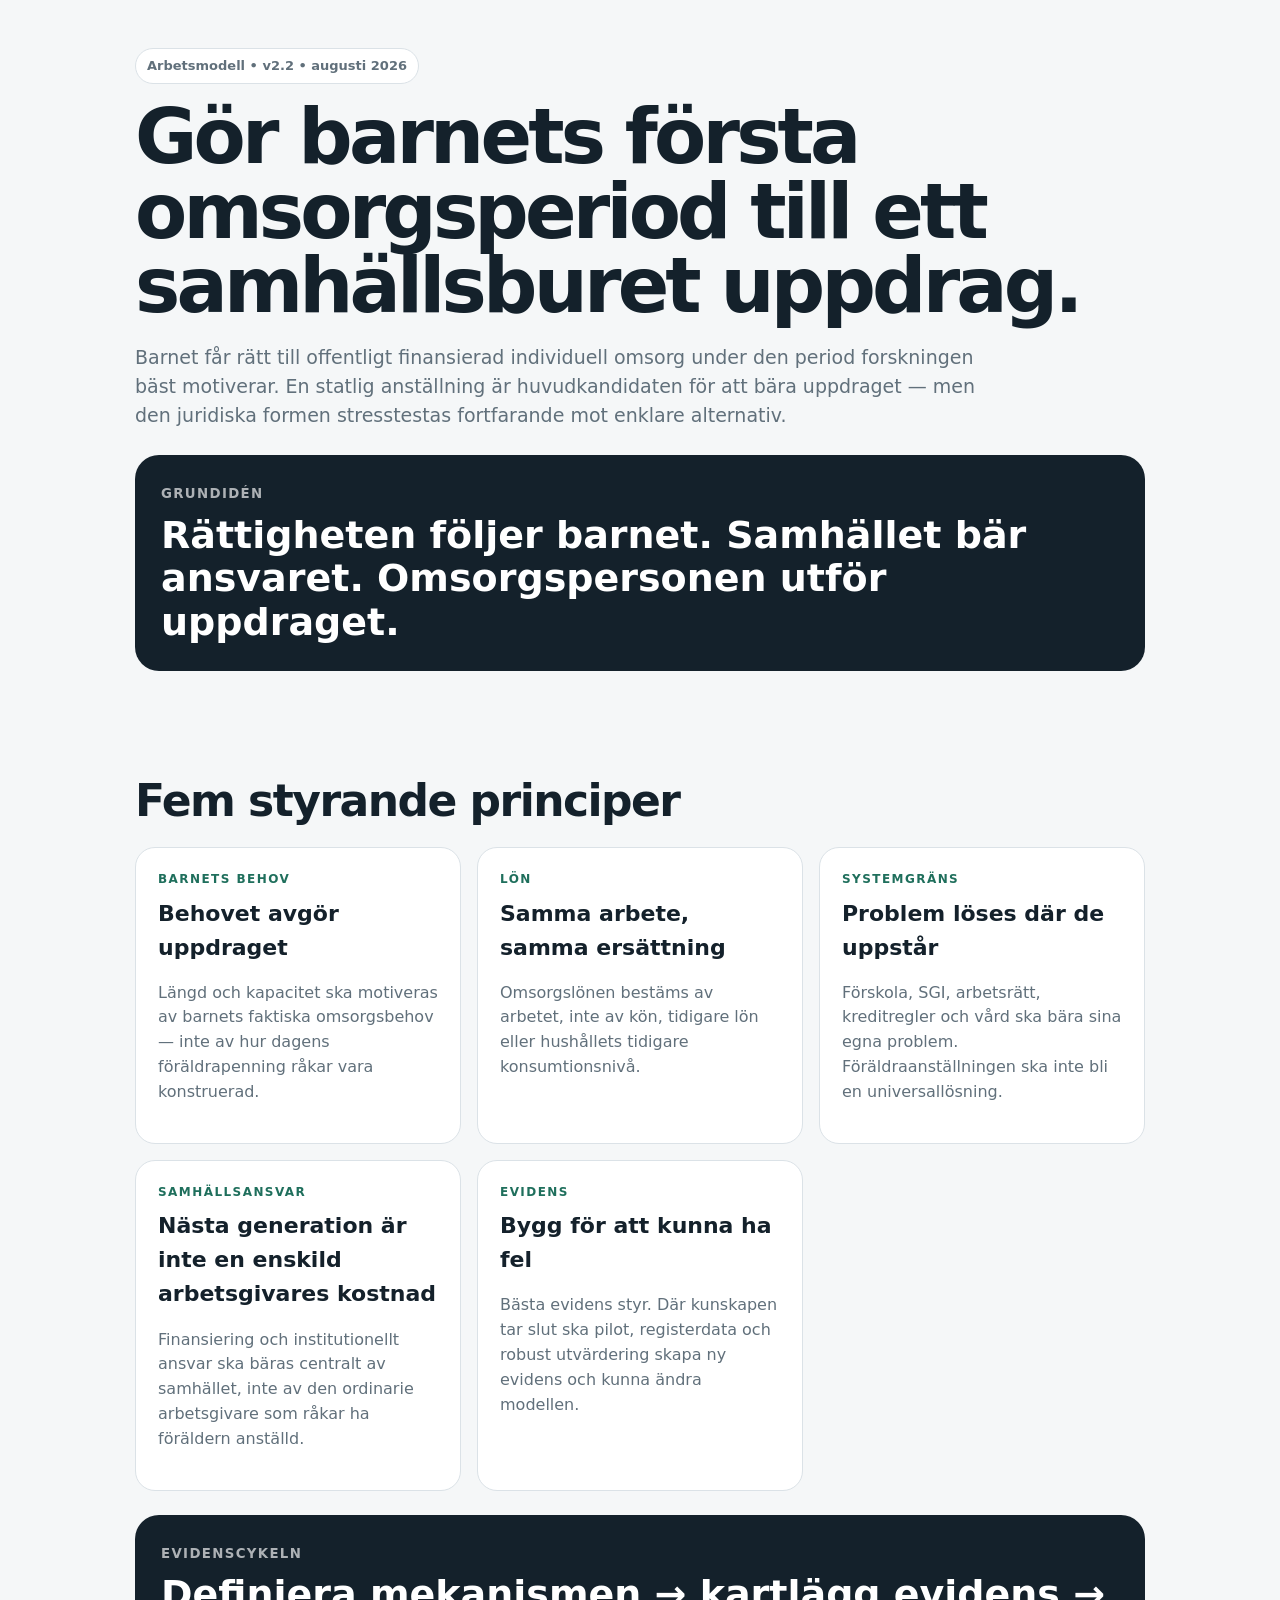
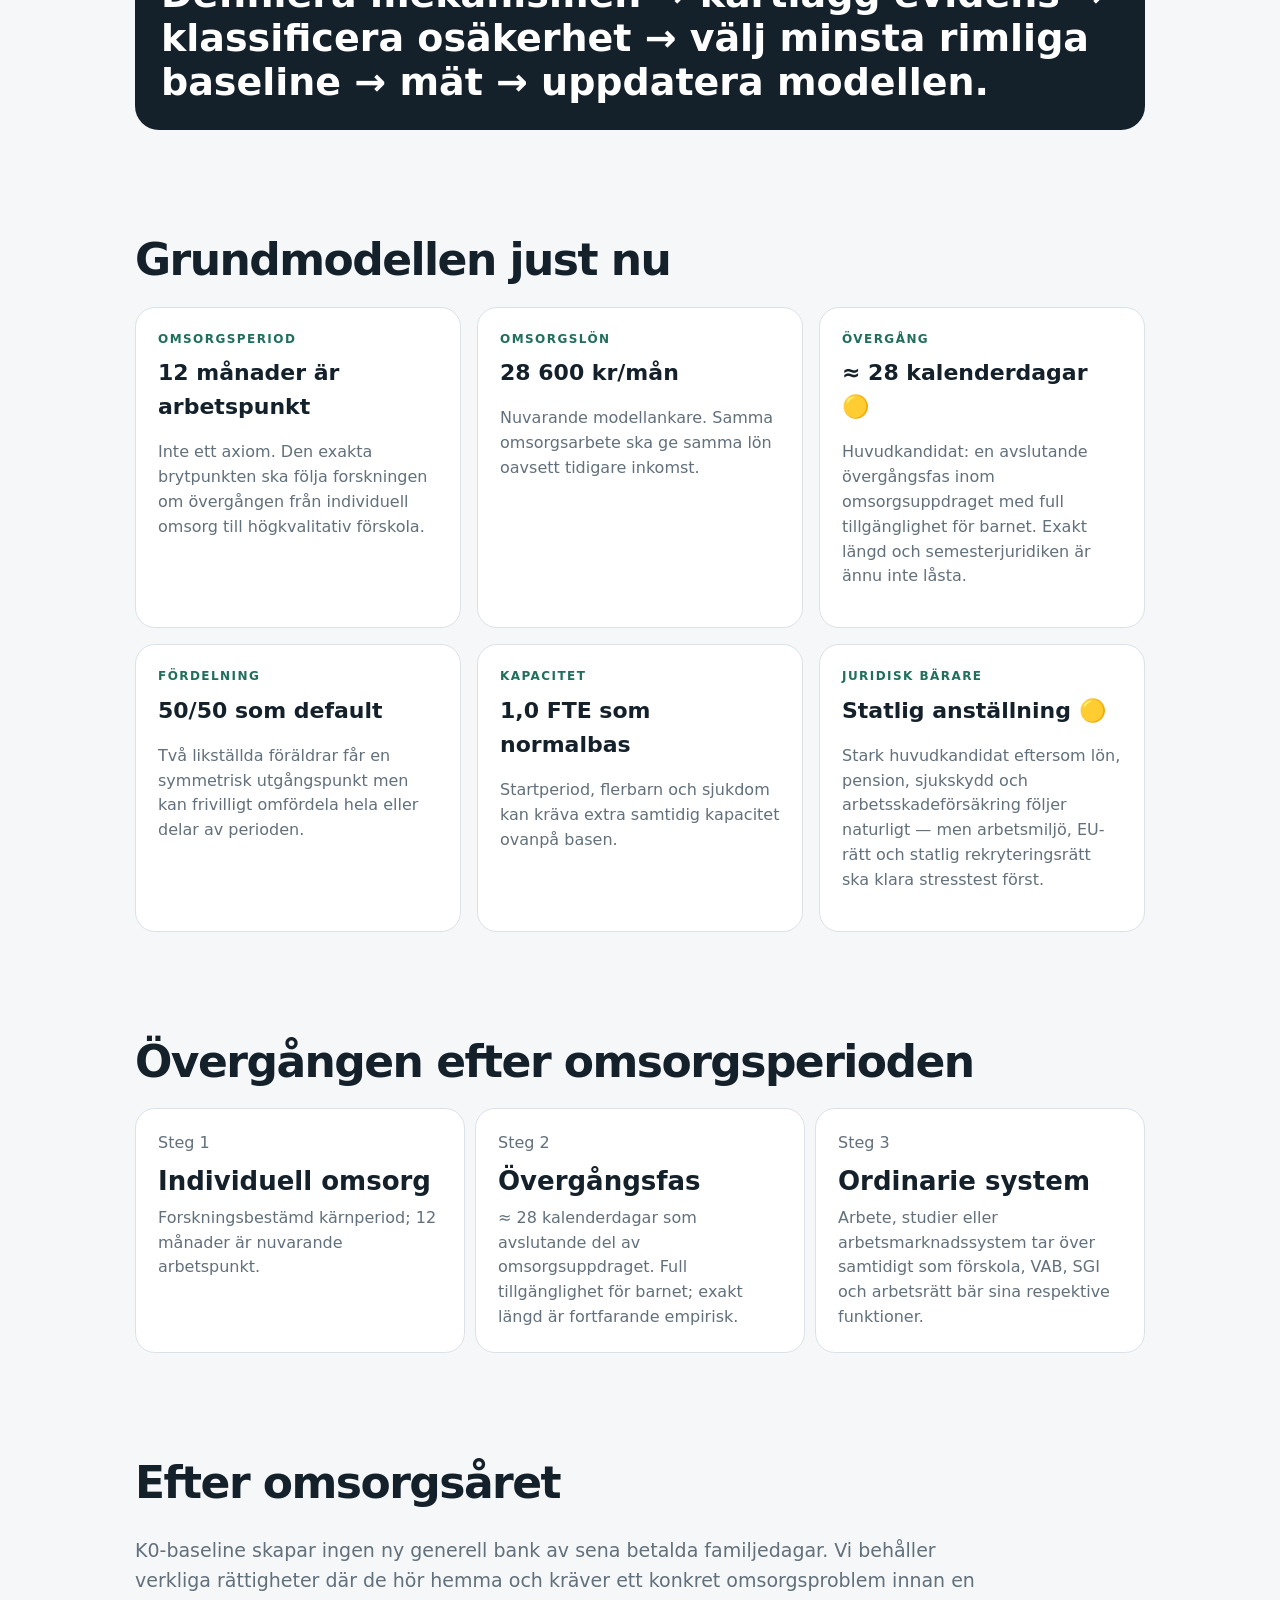
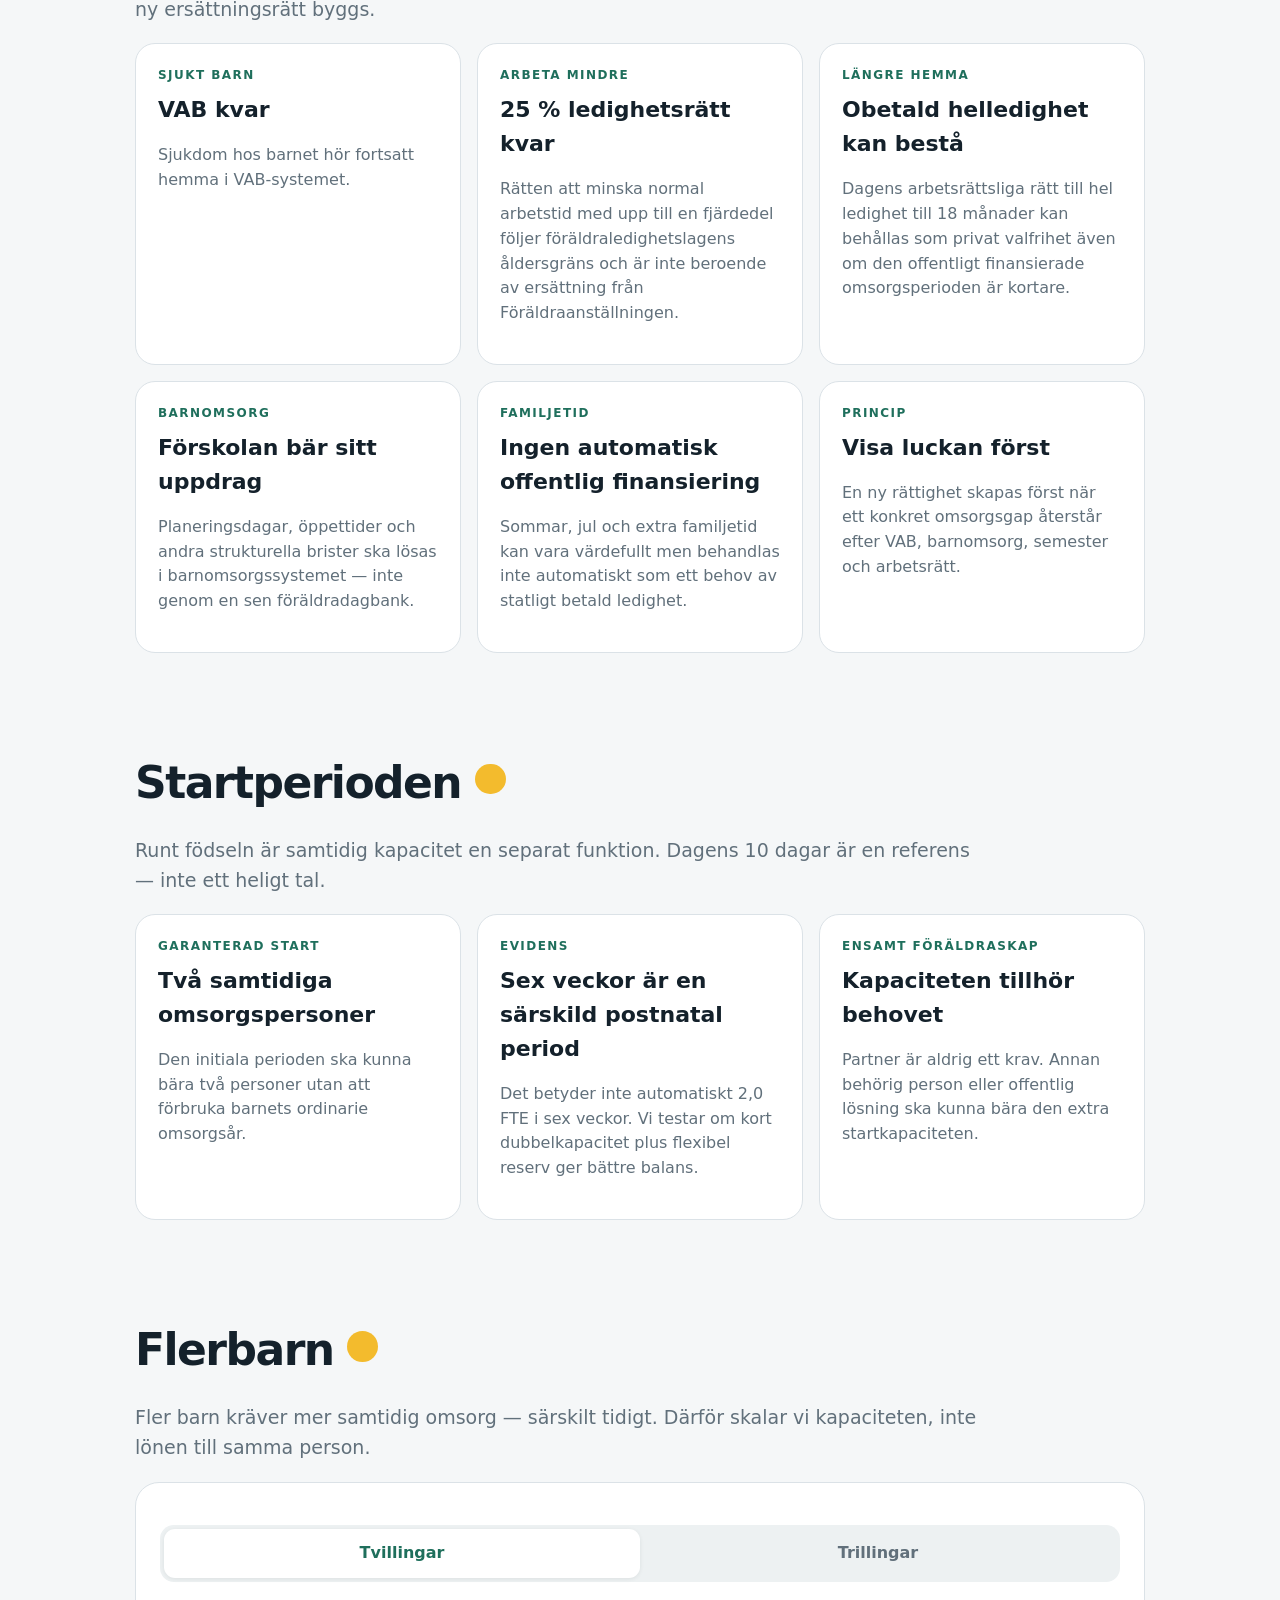
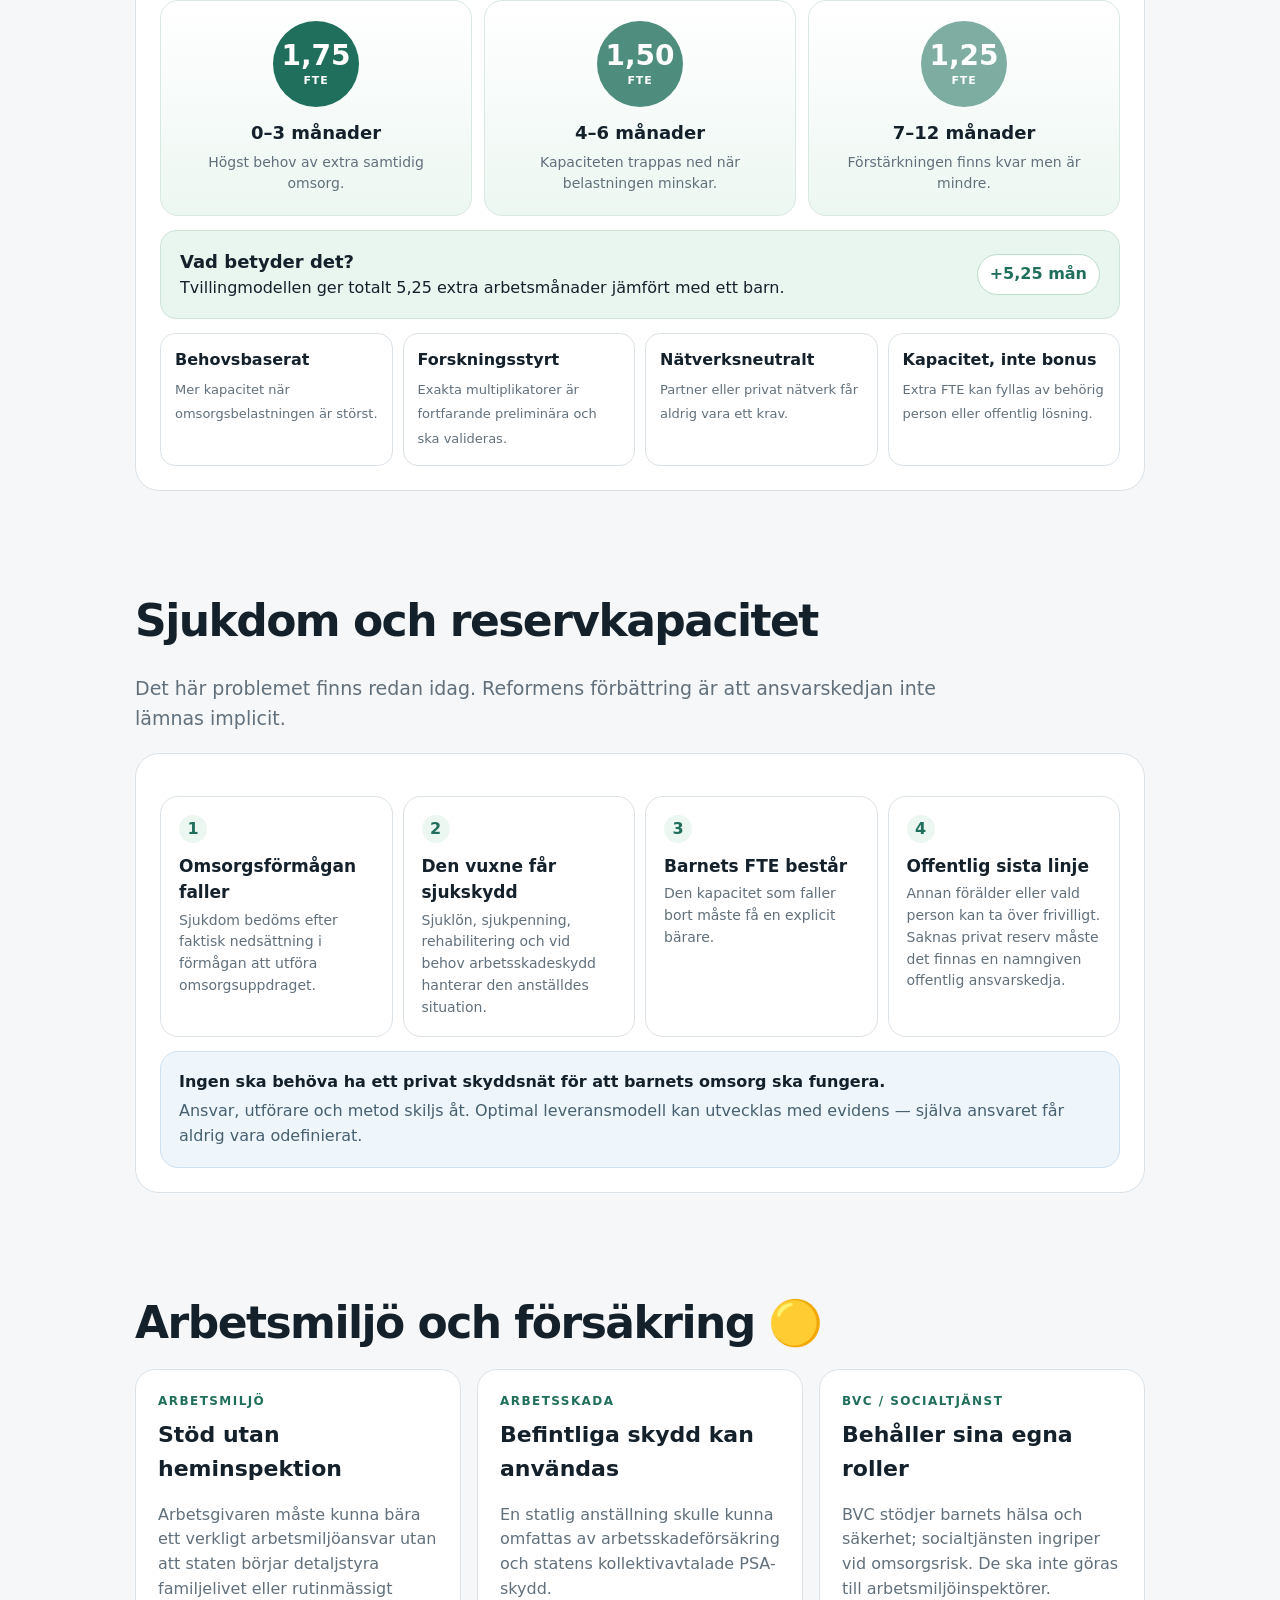
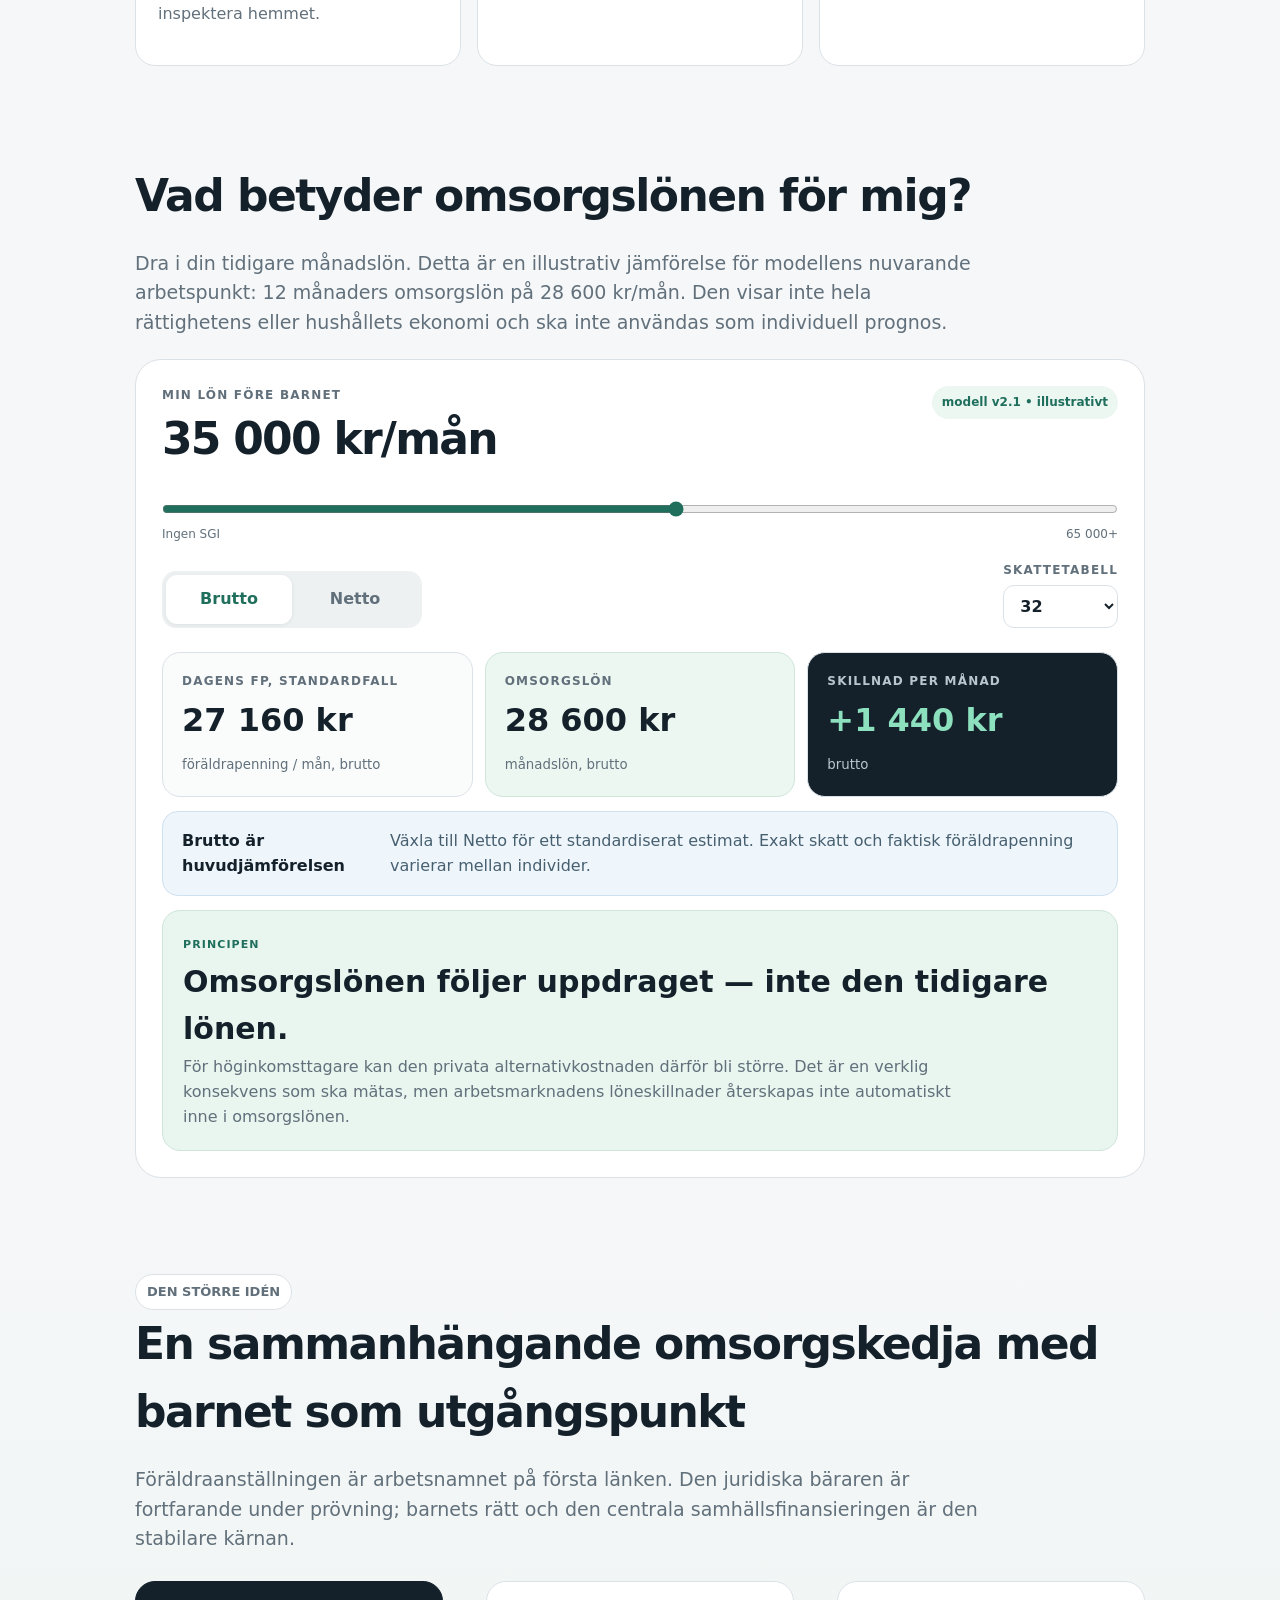
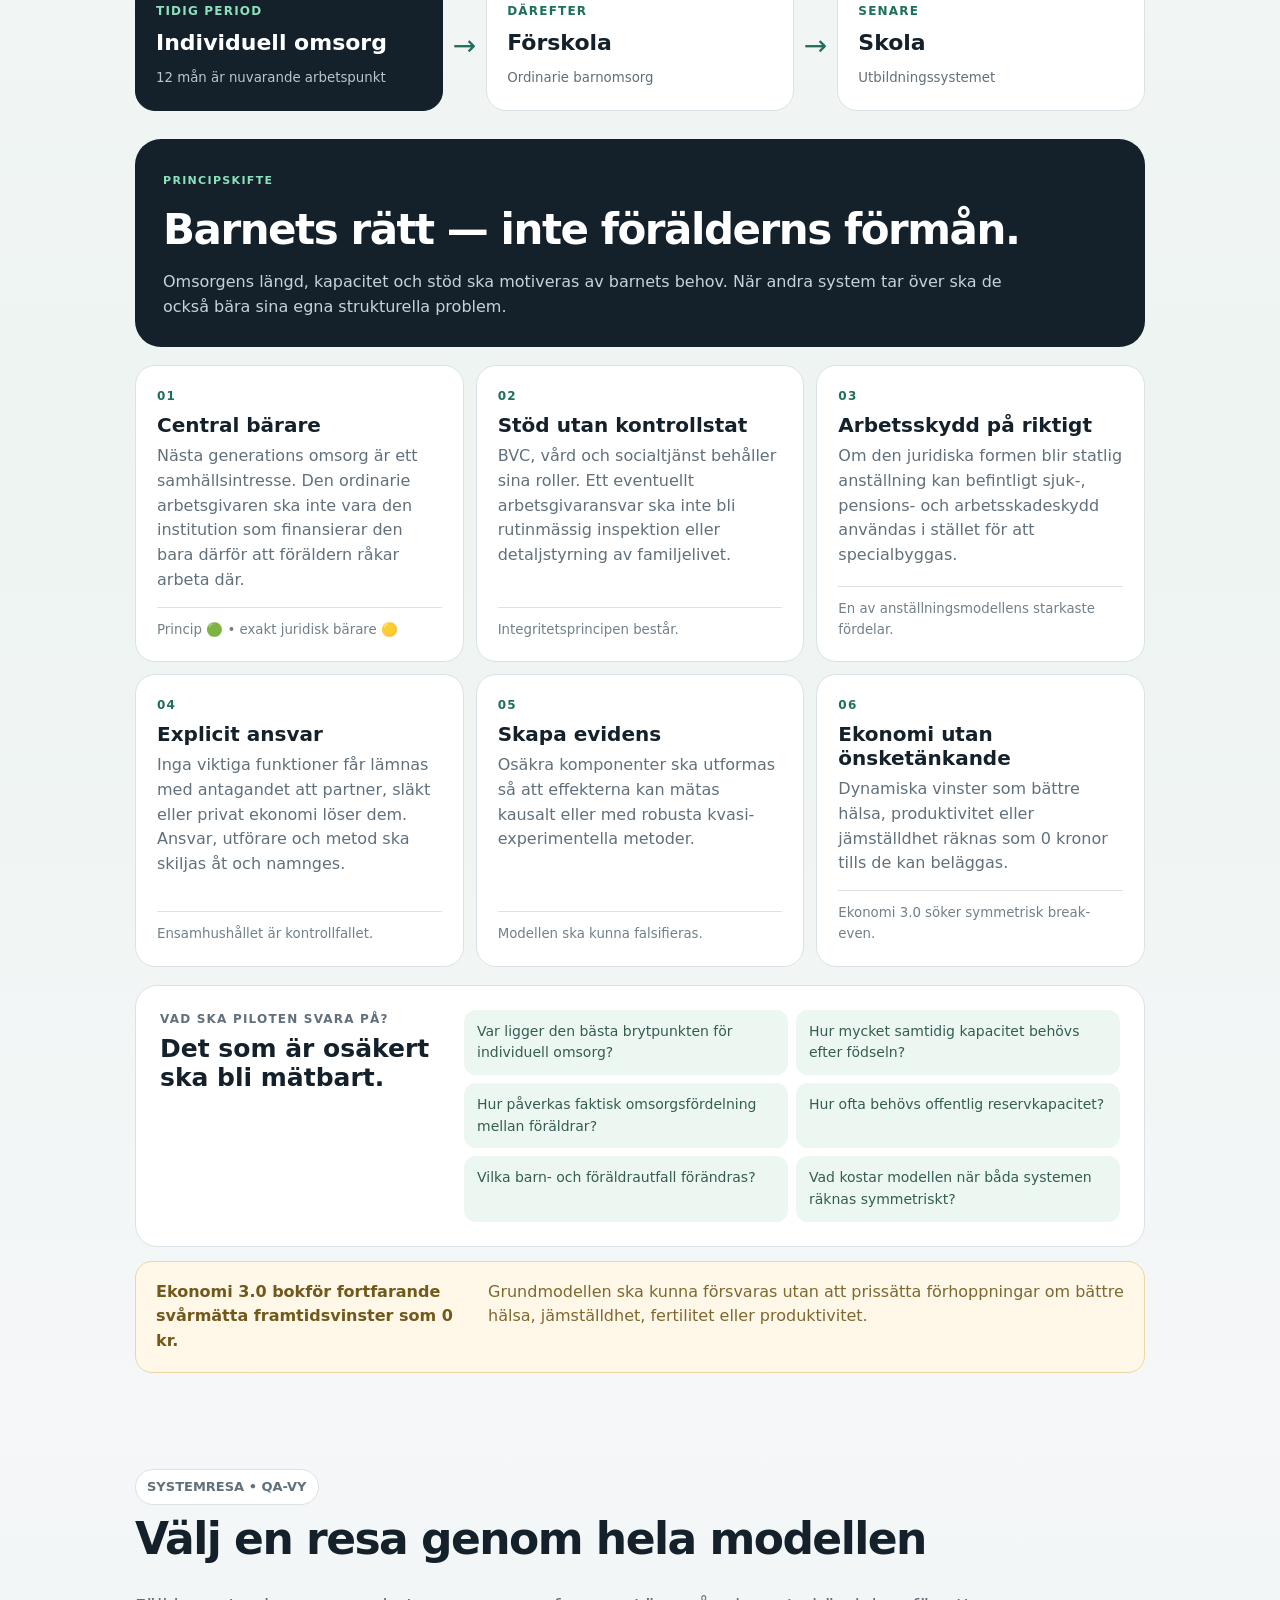
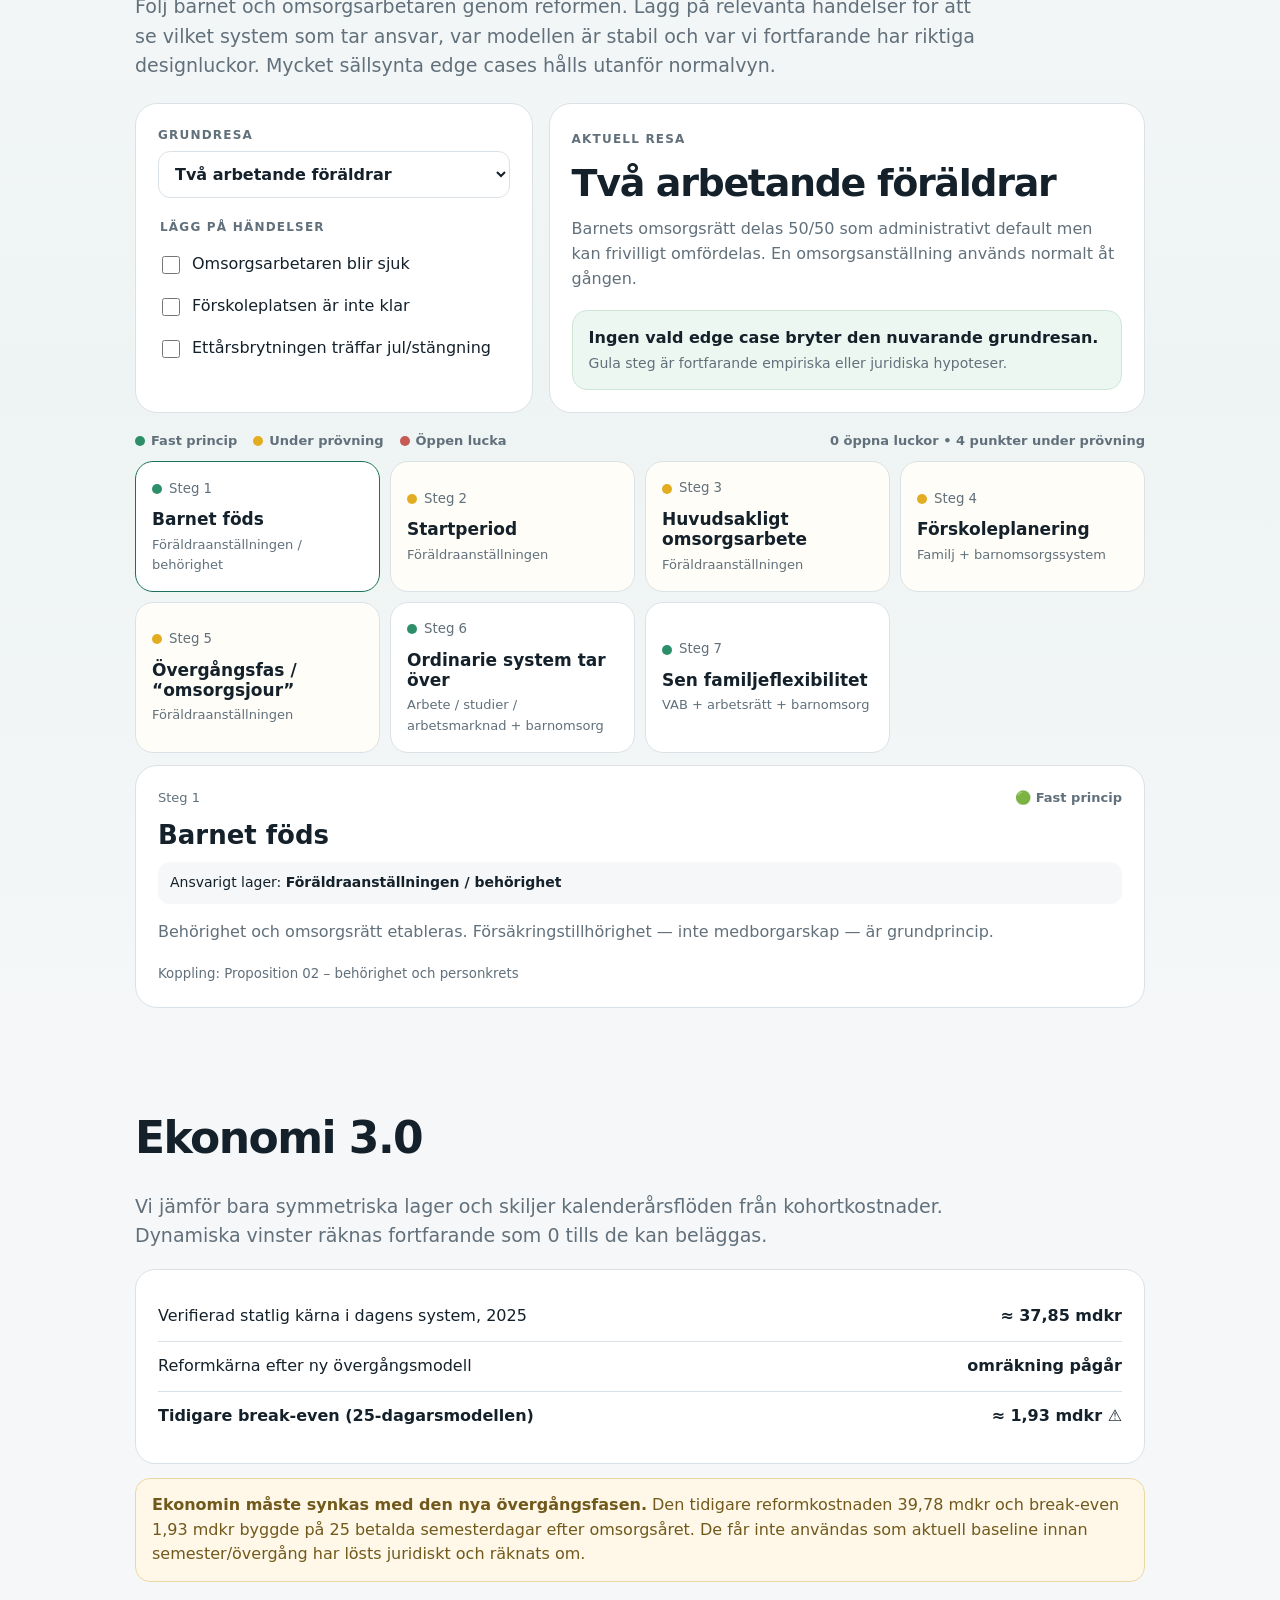
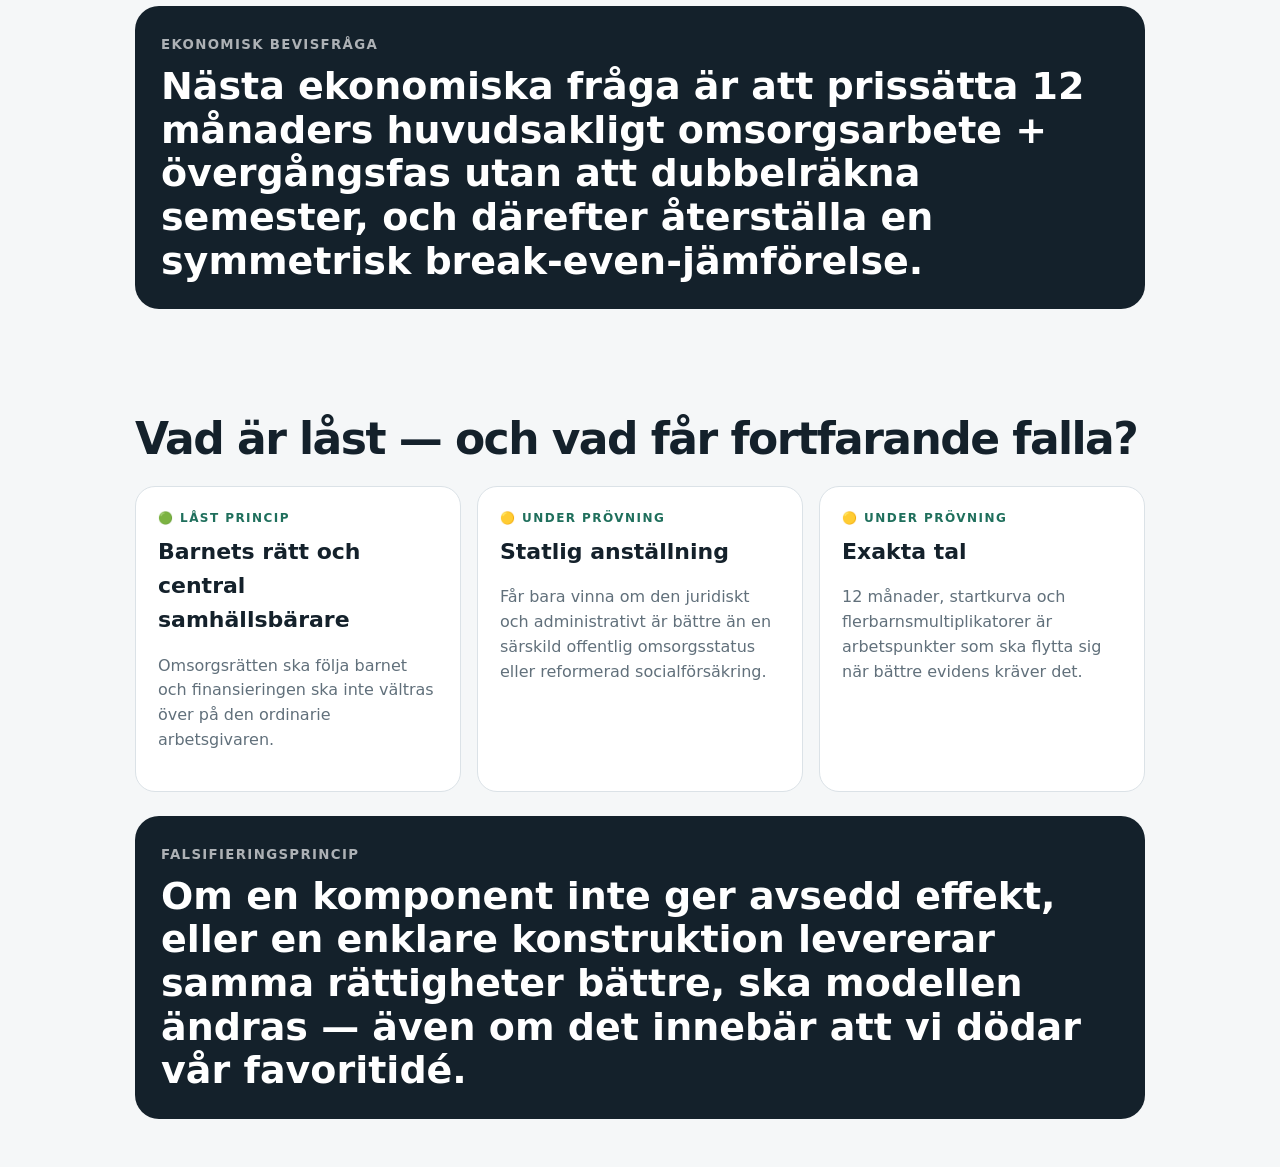
<file: index.html>
<!doctype html><html lang="sv"><head><meta charset="utf-8"><meta name="viewport" content="width=device-width,initial-scale=1"><title>Föräldraanställning – arbetsmodell v2.1</title><link rel="stylesheet" href="styles.css"></head><body><main><section class="hero"><div class="wrap"><span class="eyebrow">Arbetsmodell • v2.1 • augusti 2026</span><h1>Gör barnets första omsorgsperiod till ett samhällsburet uppdrag.</h1><p class="lead">Barnet får rätt till offentligt finansierad individuell omsorg under den period forskningen bäst motiverar. En statlig anställning är huvudkandidaten för att bära uppdraget — men den juridiska formen stresstestas fortfarande mot enklare alternativ.</p><div class="principle"><small>Grundidén</small><strong>Rättigheten följer barnet. Samhället bär ansvaret. Omsorgspersonen utför uppdraget.</strong></div></div></section><section class="section"><div class="wrap"><h2>Fem styrande principer</h2><div class="grid grid3"><div class="card"><div class="num">Barnets behov</div><h3>Behovet avgör uppdraget</h3><p>Längd och kapacitet ska motiveras av barnets faktiska omsorgsbehov — inte av hur dagens föräldrapenning råkar vara konstruerad.</p></div><div class="card"><div class="num">Lön</div><h3>Samma arbete, samma ersättning</h3><p>Omsorgslönen bestäms av arbetet, inte av kön, tidigare lön eller hushållets tidigare konsumtionsnivå.</p></div><div class="card"><div class="num">Systemgräns</div><h3>Problem löses där de uppstår</h3><p>Förskola, SGI, arbetsrätt, kreditregler och vård ska bära sina egna problem. Föräldraanställningen ska inte bli en universallösning.</p></div><div class="card"><div class="num">Samhällsansvar</div><h3>Nästa generation är inte en enskild arbetsgivares kostnad</h3><p>Finansiering och institutionellt ansvar ska bäras centralt av samhället, inte av den ordinarie arbetsgivare som råkar ha föräldern anställd.</p></div><div class="card"><div class="num">Evidens</div><h3>Bygg för att kunna ha fel</h3><p>Bästa evidens styr. Där kunskapen tar slut ska pilot, registerdata och robust utvärdering skapa ny evidens och kunna ändra modellen.</p></div></div><div class="principle"><small>Evidenscykeln</small><strong>Definiera mekanismen → kartlägg evidens → klassificera osäkerhet → välj minsta rimliga baseline → mät → uppdatera modellen.</strong></div></div></section><section class="section"><div class="wrap"><h2>Grundmodellen just nu</h2><div class="grid grid3"><div class="card"><div class="num">Omsorgsperiod</div><h3>12 månader är arbetspunkt</h3><p>Inte ett axiom. Den exakta brytpunkten ska följa forskningen om övergången från individuell omsorg till högkvalitativ förskola.</p></div><div class="card"><div class="num">Omsorgslön</div><h3>28 600 kr/mån</h3><p>Nuvarande modellankare. Samma omsorgsarbete ska ge samma lön oavsett tidigare inkomst.</p></div><div class="card"><div class="num">Semester</div><h3>25 betalda dagar</h3><p>Tjänas in under omsorgsperioden och förläggs efter den, när barnet har övergått till ordinarie barnomsorg.</p></div><div class="card"><div class="num">Fördelning</div><h3>50/50 som default</h3><p>Två likställda föräldrar får en symmetrisk utgångspunkt men kan frivilligt omfördela hela eller delar av perioden.</p></div><div class="card"><div class="num">Kapacitet</div><h3>1,0 FTE som normalbas</h3><p>Startperiod, flerbarn och sjukdom kan kräva extra samtidig kapacitet ovanpå basen.</p></div><div class="card"><div class="num">Juridisk bärare</div><h3>Statlig anställning 🟡</h3><p>Stark huvudkandidat eftersom lön, pension, sjukskydd och arbetsskadeförsäkring följer naturligt — men arbetsmiljö, EU-rätt och statlig rekryteringsrätt ska klara stresstest först.</p></div></div></div></section><section class="section"><div class="wrap"><h2>Övergången efter omsorgsperioden</h2><div class="timeline"><div class="phase"><span>Steg 1</span><strong>Individuell omsorg</strong><span>Forskningsbestämd kärnperiod; 12 månader är nuvarande arbetspunkt.</span></div><div class="phase"><span>Steg 2</span><strong>25 dagar semester</strong><span>Intjänad betald semester efter kärnperioden, med rättsligt säker övergång till barnomsorg.</span></div><div class="phase"><span>Steg 3</span><strong>Ordinarie arbetsliv</strong><span>Förskola/fritids, VAB, SGI och arbetsrätt fortsätter i sina respektive system.</span></div></div></div></section><section class="section"><div class="wrap"><h2>Efter omsorgsåret</h2><p class="intro">K0-baseline skapar ingen ny generell bank av sena betalda familjedagar. Vi behåller verkliga rättigheter där de hör hemma och kräver ett konkret omsorgsproblem innan en ny ersättningsrätt byggs.</p><div class="grid grid3"><div class="card"><div class="num">Sjukt barn</div><h3>VAB kvar</h3><p>Sjukdom hos barnet hör fortsatt hemma i VAB-systemet.</p></div><div class="card"><div class="num">Arbeta mindre</div><h3>25 % ledighetsrätt kvar</h3><p>Rätten att minska normal arbetstid med upp till en fjärdedel följer föräldraledighetslagens åldersgräns och är inte beroende av ersättning från Föräldraanställningen.</p></div><div class="card"><div class="num">Längre hemma</div><h3>Obetald helledighet kan bestå</h3><p>Dagens arbetsrättsliga rätt till hel ledighet till 18 månader kan behållas som privat valfrihet även om den offentligt finansierade omsorgsperioden är kortare.</p></div><div class="card"><div class="num">Barnomsorg</div><h3>Förskolan bär sitt uppdrag</h3><p>Planeringsdagar, öppettider och andra strukturella brister ska lösas i barnomsorgssystemet — inte genom en sen föräldradagbank.</p></div><div class="card"><div class="num">Familjetid</div><h3>Ingen automatisk offentlig finansiering</h3><p>Sommar, jul och extra familjetid kan vara värdefullt men behandlas inte automatiskt som ett behov av statligt betald ledighet.</p></div><div class="card"><div class="num">Princip</div><h3>Visa luckan först</h3><p>En ny rättighet skapas först när ett konkret omsorgsgap återstår efter VAB, barnomsorg, semester och arbetsrätt.</p></div></div></div></section><section class="section"><div class="wrap"><h2>Startperioden <span class="statusDot" aria-label="preliminär modell"></span></h2><p class="intro">Runt födseln är samtidig kapacitet en separat funktion. Dagens 10 dagar är en referens — inte ett heligt tal.</p><div class="grid grid3"><div class="card"><div class="num">Garanterad start</div><h3>Två samtidiga omsorgspersoner</h3><p>Den initiala perioden ska kunna bära två personer utan att förbruka barnets ordinarie omsorgsår.</p></div><div class="card"><div class="num">Evidens</div><h3>Sex veckor är en särskild postnatal period</h3><p>Det betyder inte automatiskt 2,0 FTE i sex veckor. Vi testar om kort dubbelkapacitet plus flexibel reserv ger bättre balans.</p></div><div class="card"><div class="num">Ensamt föräldraskap</div><h3>Kapaciteten tillhör behovet</h3><p>Partner är aldrig ett krav. Annan behörig person eller offentlig lösning ska kunna bära den extra startkapaciteten.</p></div></div></div></section><section class="section"><div class="wrap"><h2>Flerbarn <span class="statusDot" aria-label="preliminär modell"></span></h2><p class="intro">Fler barn kräver mer samtidig omsorg — särskilt tidigt. Därför skalar vi kapaciteten, inte lönen till samma person.</p><div class="featureBox"><div class="switcher" role="tablist" aria-label="Välj flerbarnssituation"><button class="active" data-multi="twins" role="tab" aria-selected="true">Tvillingar</button><button data-multi="triplets" role="tab" aria-selected="false">Trillingar</button></div><div class="careTimeline"><div class="careStage"><div class="bubble"><span id="care1">1,75</span><small>FTE</small></div><div><b>0–3 månader</b><p id="careDesc1">Högst behov av extra samtidig omsorg.</p></div></div><div class="careStage"><div class="bubble"><span id="care2">1,50</span><small>FTE</small></div><div><b>4–6 månader</b><p id="careDesc2">Kapaciteten trappas ned när belastningen minskar.</p></div></div><div class="careStage"><div class="bubble"><span id="care3">1,25</span><small>FTE</small></div><div><b>7–12 månader</b><p id="careDesc3">Förstärkningen finns kvar men är mindre.</p></div></div></div><div class="meaning"><div><strong>Vad betyder det?</strong><div id="careMeaning">Tvillingmodellen ger totalt 5,25 extra arbetsmånader jämfört med ett barn.</div></div><div class="pill" id="carePill">+5,25 mån</div></div><div class="microGrid"><div class="micro"><b>Behovsbaserat</b><span>Mer kapacitet när omsorgsbelastningen är störst.</span></div><div class="micro"><b>Forskningsstyrt</b><span>Exakta multiplikatorer är fortfarande preliminära och ska valideras.</span></div><div class="micro"><b>Nätverksneutralt</b><span>Partner eller privat nätverk får aldrig vara ett krav.</span></div><div class="micro"><b>Kapacitet, inte bonus</b><span>Extra FTE kan fyllas av behörig person eller offentlig lösning.</span></div></div></div></div></section><section class="section"><div class="wrap"><h2>Sjukdom och reservkapacitet</h2><p class="intro">Det här problemet finns redan idag. Reformens förbättring är att ansvarskedjan inte lämnas implicit.</p><div class="featureBox"><div class="sickFlow"><div class="sickStep"><div class="step">1</div><b>Omsorgsförmågan faller</b><span>Sjukdom bedöms efter faktisk nedsättning i förmågan att utföra omsorgsuppdraget.</span></div><div class="sickStep"><div class="step">2</div><b>Den vuxne får sjukskydd</b><span>Sjuklön, sjukpenning, rehabilitering och vid behov arbetsskadeskydd hanterar den anställdes situation.</span></div><div class="sickStep"><div class="step">3</div><b>Barnets FTE består</b><span>Den kapacitet som faller bort måste få en explicit bärare.</span></div><div class="sickStep"><div class="step">4</div><b>Offentlig sista linje</b><span>Annan förälder eller vald person kan ta över frivilligt. Saknas privat reserv måste det finnas en namngiven offentlig ansvarskedja.</span></div></div><div class="sickPrinciple"><b>Ingen ska behöva ha ett privat skyddsnät för att barnets omsorg ska fungera.</b><span>Ansvar, utförare och metod skiljs åt. Optimal leveransmodell kan utvecklas med evidens — själva ansvaret får aldrig vara odefinierat.</span></div></div></div></section><section class="section"><div class="wrap"><h2>Arbetsmiljö och försäkring 🟡</h2><div class="grid grid3"><div class="card"><div class="num">Arbetsmiljö</div><h3>Stöd utan heminspektion</h3><p>Arbetsgivaren måste kunna bära ett verkligt arbetsmiljöansvar utan att staten börjar detaljstyra familjelivet eller rutinmässigt inspektera hemmet.</p></div><div class="card"><div class="num">Arbetsskada</div><h3>Befintliga skydd kan användas</h3><p>En statlig anställning skulle kunna omfattas av arbetsskadeförsäkring och statens kollektivavtalade PSA-skydd.</p></div><div class="card"><div class="num">BVC / socialtjänst</div><h3>Behåller sina egna roller</h3><p>BVC stödjer barnets hälsa och säkerhet; socialtjänsten ingriper vid omsorgsrisk. De ska inte göras till arbetsmiljöinspektörer.</p></div></div></div></section><section class="section" id="ekonomi"><div class="wrap"><h2>Ekonomi 3.0</h2><p class="intro">Vi jämför bara symmetriska lager och skiljer kalenderårsflöden från kohortkostnader. Dynamiska vinster räknas fortfarande som 0 tills de kan beläggas.</p><div class="cost"><div class="costLine"><span>Verifierad statlig kärna i dagens system, 2025</span><strong>≈ 37,85 mdkr</strong></div><div class="costLine"><span>Reformens verifierade lön + semester + pension</span><strong>≈ 39,78 mdkr</strong></div><div class="costLine"><span><b>Break-even innan övriga lager</b></span><strong>≈ 1,93 mdkr</strong></div></div><div class="warning"><b>Detta är inte en färdig nettokostnad.</b> Dagens kollektivavtalade föräldralön, tjänstepension och arbetsgivarlager måste fortfarande kvantifieras nationellt. På reformsidan återstår bland annat startkapacitet, reservomsorg och administration.</div><div class="principle"><small>Ekonomisk bevisfråga</small><strong>Överstiger dagens kompletterande arbetsmarknadslager cirka 19 800 kr per barn? Om ja nås break-even redan på den begränsade kärnjämförelsen.</strong></div></div></section><section class="section"><div class="wrap"><h2>Vad är låst — och vad får fortfarande falla?</h2><div class="grid grid3"><div class="card"><div class="num">🟢 Låst princip</div><h3>Barnets rätt och central samhällsbärare</h3><p>Omsorgsrätten ska följa barnet och finansieringen ska inte vältras över på den ordinarie arbetsgivaren.</p></div><div class="card"><div class="num">🟡 Under prövning</div><h3>Statlig anställning</h3><p>Får bara vinna om den juridiskt och administrativt är bättre än en särskild offentlig omsorgsstatus eller reformerad socialförsäkring.</p></div><div class="card"><div class="num">🟡 Under prövning</div><h3>Exakta tal</h3><p>12 månader, startkurva och flerbarnsmultiplikatorer är arbetspunkter som ska flytta sig när bättre evidens kräver det.</p></div></div><div class="principle"><small>Falsifieringsprincip</small><strong>Om en komponent inte ger avsedd effekt, eller en enklare konstruktion levererar samma rättigheter bättre, ska modellen ändras — även om det innebär att vi dödar vår favoritidé.</strong></div></div></section></main><script src="app.js"></script></body></html>
</file>
<file: styles.css>
:root{--bg:#f5f7f8;--ink:#14212b;--muted:#61707b;--line:#dbe2e7;--accent:#1f6f5c;--accent-soft:#edf7f2;--good:#e9f5ef;--blue:#eef5fb;--blue-line:#cfe0ef;--warn:#fff8e8;--warnline:#ead7a2}*{box-sizing:border-box}body{margin:0;background:var(--bg);color:var(--ink);font:16px/1.55 system-ui,sans-serif}a{color:var(--accent)}.wrap{max-width:1050px;margin:auto;padding:0 20px}.hero,.section{padding:48px 0}.hero h1{font-size:clamp(42px,7vw,76px);line-height:.98;letter-spacing:-.05em;margin:16px 0}.eyebrow{display:inline-flex;padding:7px 11px;border:1px solid var(--line);border-radius:999px;background:#fff;font-size:13px;color:var(--muted);font-weight:700}.lead,.intro{font-size:19px;color:var(--muted);max-width:850px}.principle{margin-top:24px;background:var(--ink);color:#fff;border-radius:24px;padding:26px}.principle small{opacity:.65;text-transform:uppercase;letter-spacing:.1em;font-weight:800}.principle strong{display:block;margin-top:8px;font-size:clamp(23px,3.5vw,38px);line-height:1.15}.section h2{font-size:clamp(28px,4vw,44px);letter-spacing:-.035em;margin:0 0 12px}.grid{display:grid;gap:16px}.grid3{grid-template-columns:repeat(3,1fr)}.card,.phase,.cost,.viz{background:#fff;border:1px solid var(--line);border-radius:20px;padding:22px}.card .num{font-size:12px;font-weight:900;letter-spacing:.12em;color:var(--accent);text-transform:uppercase}.card h3{font-size:22px;margin:8px 0}.card p,.phase span{color:var(--muted)}.timeline{display:grid;grid-template-columns:repeat(3,1fr);gap:10px}.phase strong{display:block;font-size:26px;margin:5px 0}.costLine{display:grid;grid-template-columns:1fr auto;gap:16px;padding:12px 0;border-bottom:1px solid var(--line)}.costLine:last-child{border:0}.warning{background:var(--warn);border:1px solid var(--warnline);border-radius:15px;padding:14px 16px;color:#71591c;margin-top:14px}.scenario{display:grid;grid-template-columns:repeat(3,1fr);gap:12px;margin-top:20px}.scenario .card{text-align:center}.scenario strong{font-size:32px;display:block}.scenario .base{background:var(--good);border-color:#b9ddc9}.bars{display:grid;gap:14px;margin-top:20px}.barrow{display:grid;grid-template-columns:160px 1fr 90px;gap:12px;align-items:center}.track{height:18px;background:#e8edef;border-radius:99px;overflow:hidden}.fill{height:100%;background:var(--accent);border-radius:99px}.unpriced{margin-top:18px}.unpriced .card{border-left:4px solid var(--accent)}.sources{font-size:13px;color:var(--muted)}.sources li{margin-bottom:9px}.footer{padding:35px 0 60px;color:var(--muted);font-size:14px}.featureBox{background:#fff;border:1px solid var(--line);border-radius:24px;padding:24px;margin-top:20px}.switcher{display:grid;grid-template-columns:1fr 1fr;background:#edf1f2;border-radius:14px;padding:4px;margin:18px 0}.switcher button{border:0;background:transparent;color:var(--muted);padding:12px 14px;border-radius:11px;font:inherit;font-weight:850;cursor:pointer}.switcher button.active{background:#fff;color:var(--accent);box-shadow:0 1px 4px rgba(20,33,43,.08)}.careTimeline{display:grid;grid-template-columns:repeat(3,1fr);gap:12px;position:relative}.careStage{background:linear-gradient(180deg,#fff,var(--accent-soft));border:1px solid #d8e9e1;border-radius:18px;padding:20px;text-align:center}.careStage .bubble{width:86px;height:86px;border-radius:50%;display:grid;place-content:center;margin:0 auto 12px;background:var(--accent);color:#fff;font-size:28px;font-weight:900;line-height:1}.careStage:nth-child(2) .bubble{opacity:.78}.careStage:nth-child(3) .bubble{opacity:.56}.careStage .bubble small{display:block;font-size:11px;letter-spacing:.08em;margin-top:5px}.careStage b{display:block;font-size:18px}.careStage p{margin:5px 0 0;color:var(--muted);font-size:14px}.meaning{display:flex;align-items:center;justify-content:space-between;gap:20px;margin-top:14px;padding:17px 19px;border-radius:16px;background:var(--good);border:1px solid #cfe5d8}.meaning strong{font-size:18px}.meaning .pill{white-space:nowrap;background:#fff;border:1px solid #b9ddc9;color:var(--accent);font-weight:900;border-radius:99px;padding:7px 12px}.microGrid{display:grid;grid-template-columns:repeat(4,1fr);gap:10px;margin-top:14px}.micro{background:#fff;border:1px solid var(--line);border-radius:15px;padding:14px}.micro b{display:block;margin-bottom:4px}.micro span{font-size:13px;color:var(--muted)}.economyLink{display:flex;justify-content:space-between;align-items:center;gap:18px;margin-top:14px;padding:16px 18px;border:1px solid var(--warnline);background:var(--warn);border-radius:16px;color:#71591c}.economyLink a{font-weight:850;white-space:nowrap}.sickFlow{display:grid;grid-template-columns:repeat(4,1fr);gap:10px;margin-top:18px}.sickStep{background:#fff;border:1px solid var(--line);border-radius:18px;padding:18px}.sickStep .step{display:inline-grid;place-items:center;width:28px;height:28px;border-radius:50%;background:var(--accent-soft);color:var(--accent);font-weight:900;margin-bottom:10px}.sickStep b{display:block;font-size:17px}.sickStep span{display:block;color:var(--muted);font-size:14px;margin-top:4px}.sickPrinciple{margin-top:14px;background:var(--blue);border:1px solid var(--blue-line);border-radius:18px;padding:18px}.sickPrinciple b{display:block;margin-bottom:4px}.sickPrinciple span{color:#476070}.statusDot{display:inline-block;width:.7em;height:.7em;border-radius:50%;background:#f3bb2d;vertical-align:.08em}.calculator{background:#fff;border:1px solid var(--line);border-radius:26px;padding:26px;margin-top:22px}.salaryHead{display:flex;justify-content:space-between;gap:20px;align-items:flex-start}.salaryHead strong{display:block;font-size:clamp(28px,5vw,44px);letter-spacing:-.04em}.calcLabel{display:block;font-size:12px;font-weight:900;letter-spacing:.1em;text-transform:uppercase;color:var(--muted)}.calcBadge{background:var(--accent-soft);color:var(--accent);font-size:12px;font-weight:850;padding:7px 10px;border-radius:99px}.salarySlider{--progress:54%;width:100%;margin:28px 0 3px;accent-color:var(--accent)}.calcScale{display:flex;justify-content:space-between;color:var(--muted);font-size:12px}.taxControls{display:flex;align-items:end;justify-content:space-between;gap:16px;margin-top:18px}.calcSwitch{width:260px;margin:0}.taxControls label{display:grid;gap:5px}.taxControls select{font:inherit;font-weight:800;color:var(--ink);background:#fff;border:1px solid var(--line);border-radius:11px;padding:10px 34px 10px 12px}.compareCards{display:grid;grid-template-columns:repeat(3,1fr);gap:12px;margin-top:24px}.compareCard{border:1px solid var(--line);border-radius:18px;padding:19px;background:#fafbfb}.compareCard.reform{background:var(--accent-soft);border-color:#cfe5d8}.compareCard.delta{background:var(--ink);color:#fff}.compareCard strong{display:block;font-size:clamp(23px,3vw,32px);margin:6px 0}.compareCard small{color:var(--muted)}.compareCard.delta .calcLabel,.compareCard.delta small{color:#b9c6ce}.compareCard.delta strong{color:#8de0bd}.compareCard.delta strong.negative{color:#ffd38a}.rightsCompare{display:grid;grid-template-columns:1fr auto 1fr;align-items:center;gap:20px;margin-top:14px;border:1px solid var(--line);border-radius:18px;padding:20px}.rightsCompare b{display:block;font-size:21px;margin-top:5px}.rightsCompare small{display:block;color:var(--muted);margin-top:3px}.rightsArrow{font-size:30px;color:var(--accent)}.taxNote{display:grid;grid-template-columns:190px 1fr;gap:18px;margin-top:14px;padding:17px 19px;background:var(--blue);border:1px solid var(--blue-line);border-radius:16px}.taxNote span{color:#476070}.calcPrinciple{margin-top:14px;padding:20px;background:var(--good);border:1px solid #cfe5d8;border-radius:18px}.calcPrinciple span{font-size:11px;font-weight:900;letter-spacing:.1em;color:var(--accent)}.calcPrinciple strong{display:block;font-size:30px;margin:3px 0}.calcPrinciple p{margin:0;color:var(--muted);max-width:800px}.visionSection{background:linear-gradient(180deg,var(--bg),#edf4f1 45%,var(--bg))}.careChain{display:grid;grid-template-columns:1fr auto 1fr auto 1fr;align-items:stretch;gap:10px;margin:28px 0}.chainNode{background:#fff;border:1px solid var(--line);border-radius:20px;padding:20px}.chainNode.active{background:var(--ink);color:#fff;border-color:var(--ink)}.chainNode span{display:block;font-size:12px;font-weight:900;letter-spacing:.1em;text-transform:uppercase;color:var(--accent)}.chainNode.active span{color:#8de0bd}.chainNode strong{display:block;font-size:22px;margin:5px 0}.chainNode small{color:var(--muted)}.chainNode.active small{color:#b9c6ce}.chainArrow{display:grid;place-items:center;color:var(--accent);font-size:28px}.childRight{background:var(--ink);color:#fff;border-radius:26px;padding:28px;margin:18px 0}.childRight>span{font-size:11px;font-weight:900;letter-spacing:.12em;color:#8de0bd}.childRight strong{display:block;font-size:clamp(27px,4vw,42px);letter-spacing:-.035em;margin:5px 0 8px}.childRight p{max-width:850px;color:#c8d2d8;margin:0}.ideaGrid{display:grid;grid-template-columns:repeat(3,1fr);gap:12px;margin-top:18px}.ideaCard{background:#fff;border:1px solid var(--line);border-radius:20px;padding:21px;display:flex;flex-direction:column}.ideaCard>span{font-size:12px;font-weight:900;color:var(--accent);letter-spacing:.1em}.ideaCard h3{font-size:20px;line-height:1.2;margin:7px 0}.ideaCard p{color:var(--muted);margin:0 0 14px}.ideaCard small{display:block;margin-top:auto;padding-top:12px;border-top:1px solid var(--line);color:#71808a}.researchBox{display:grid;grid-template-columns:280px 1fr;gap:24px;margin-top:18px;padding:24px;border-radius:22px;background:#fff;border:1px solid var(--line)}.researchBox h3{font-size:25px;line-height:1.15;margin:7px 0}.researchQuestions{display:grid;grid-template-columns:1fr 1fr;gap:8px}.researchQuestions span{padding:11px 13px;border-radius:12px;background:var(--accent-soft);color:#345d51;font-size:14px}.visionNote{display:grid;grid-template-columns:310px 1fr;gap:22px;margin-top:14px;padding:18px 20px;border-radius:17px;background:var(--warn);border:1px solid var(--warnline);color:#71591c}.visionNote span{opacity:.9}@media(max-width:800px){.grid3,.timeline,.scenario,.careTimeline,.microGrid,.sickFlow,.compareCards,.ideaGrid{grid-template-columns:1fr}.barrow{grid-template-columns:110px 1fr 70px}.meaning,.economyLink{align-items:flex-start;flex-direction:column}.careStage{text-align:left;display:grid;grid-template-columns:78px 1fr;column-gap:14px}.careStage .bubble{width:72px;height:72px;margin:0;grid-row:1/3}.careStage p{grid-column:2}.calculator{padding:18px}.salaryHead,.taxControls{align-items:flex-start;flex-direction:column}.calcSwitch{width:100%}.rightsCompare{grid-template-columns:1fr}.rightsArrow{transform:rotate(90deg);justify-self:start}.taxNote{grid-template-columns:1fr;gap:5px}.careChain{grid-template-columns:1fr}.chainArrow{transform:rotate(90deg);height:24px}.researchBox,.visionNote{grid-template-columns:1fr}.researchQuestions{grid-template-columns:1fr}}
</file>
